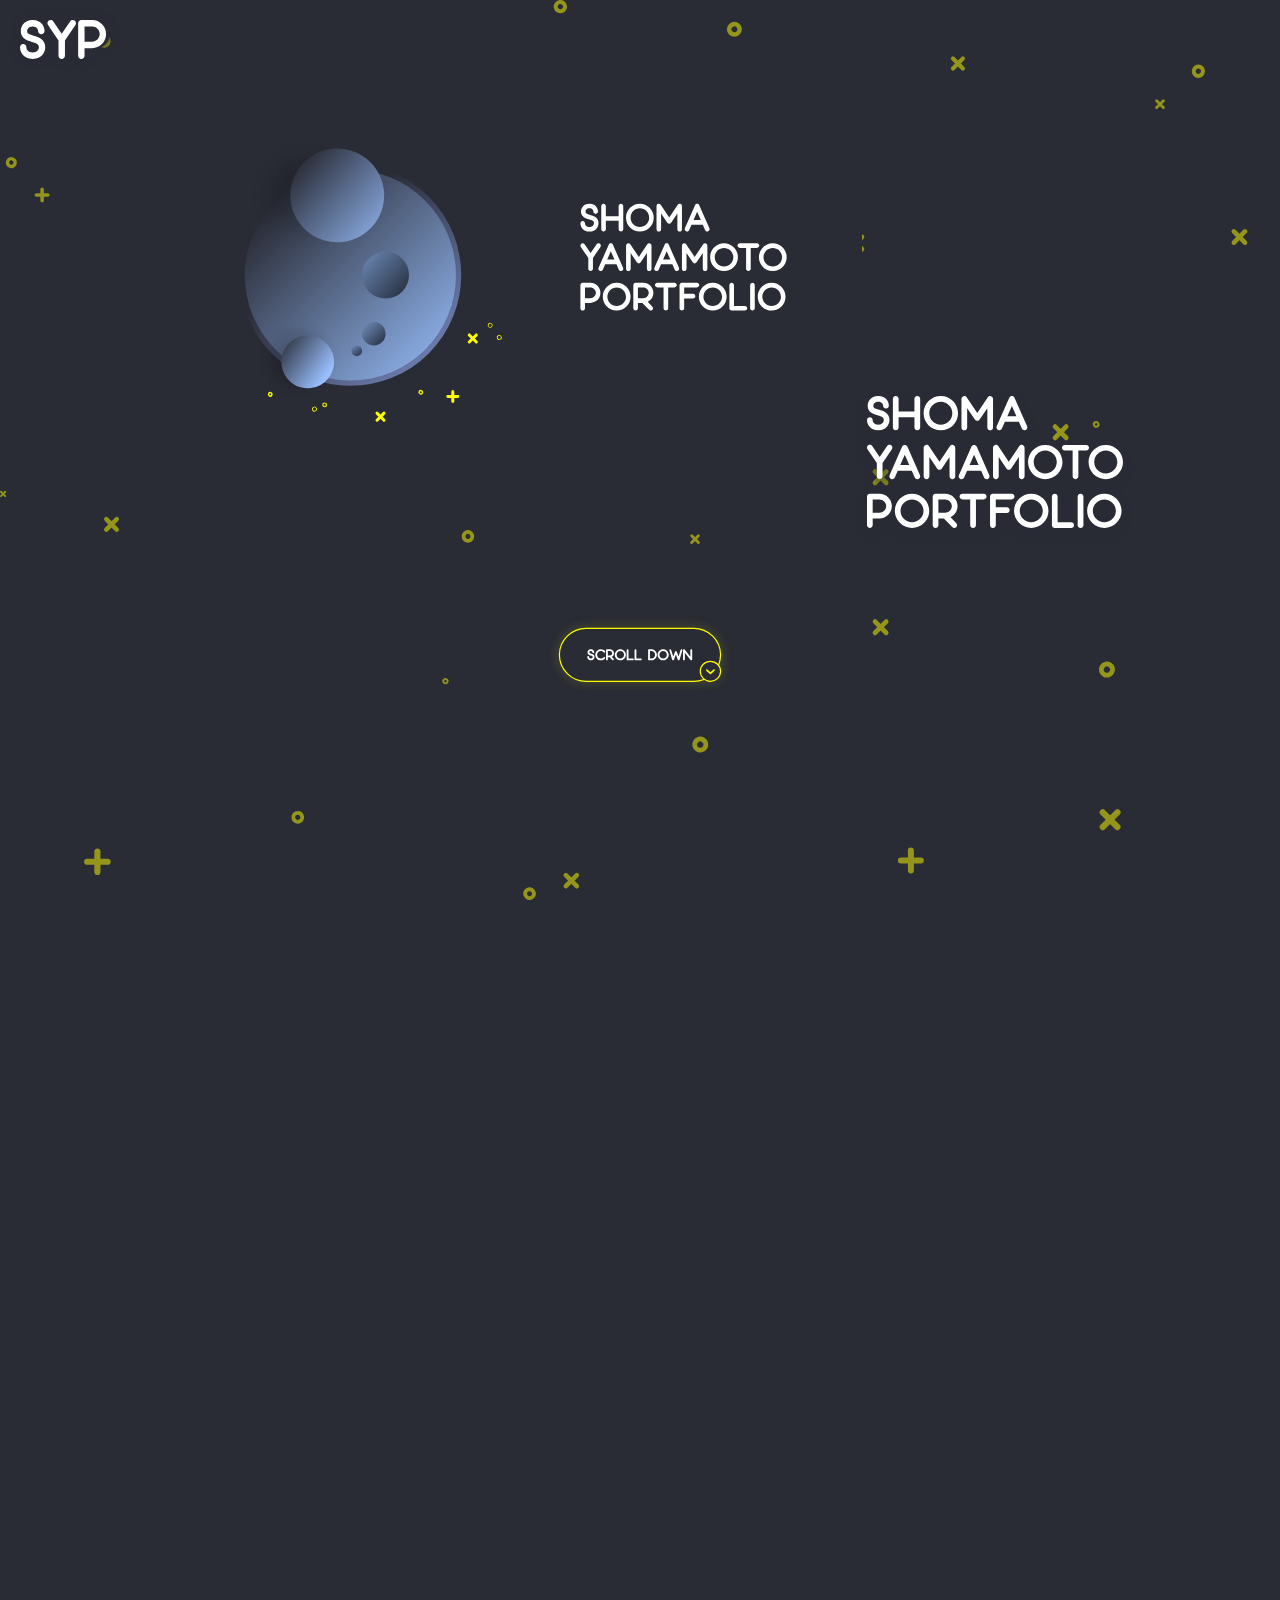
<file: index.html>
<!DOCTYPE html>
<html lang="ja">
<head>
  <!-- Global site tag (gtag.js) - Google Analytics -->
  <script async src="https://www.googletagmanager.com/gtag/js?id=UA-142996184-1"></script>
  <script>
    window.dataLayer = window.dataLayer || [];
    function gtag(){dataLayer.push(arguments);}
    gtag('js', new Date());

    gtag('config', 'UA-142996184-1');
  </script>

  <meta name="twitter:card" content="summary_large_image">
  <meta name="twitter:site" content="@mt_book10" />
  <meta property="og:url" content="https://fizzee.github.io/535950/" />
  <meta property="og:title" content="Shoma Yamamoto Portfolio" />
  <meta property="og:image" content="https://fizzee.github.io/535950/img/twittercard.png" />

  <link rel="stylesheet" type="text/css" href="css/style.css">
  <link href="https://fonts.googleapis.com/css?family=Comfortaa" rel="stylesheet">
  <link href="https://fonts.googleapis.com/css?family=M+PLUS+Rounded+1c:500&display=swap" rel="stylesheet"> 
  <link href="https://fonts.googleapis.com/css?family=Comfortaa:600&display=swap" rel="stylesheet">
  <link rel="stylesheet" href="https://use.fontawesome.com/releases/v5.5.0/css/all.css" integrity="sha384-B4dIYHKNBt8Bc12p+WXckhzcICo0wtJAoU8YZTY5qE0Id1GSseTk6S+L3BlXeVIU" crossorigin="anonymous">
  <meta charset="utf-8">
  <meta name="viewport" content="width=device-width,initial-scale=1">
  <link href="https://unpkg.com/aos@2.3.1/dist/aos.css" rel="stylesheet">
  <link rel="stylesheet" href="css/fullpage.min.css">
  <link rel="shortcut icon" type="image/x-icon" href="https://fizzee.github.io/535950/img/favicon.png">
  <title>Shoma Yamamoto Portfolio</title>
<body>


  <a href="index.html"><div><img src="img/SYP.svg" class="floating"></div></a>
  <div id="fullpage">
    <div class="section">
      <div id="planet"> <img src="img/planet0.svg" class="img0"> <img src="img/SYPL.svg" class="sypl"> </div>
      <div class="scroll_buttom" data-page="2"> <img src="img/SB.svg" class="SB"></div>
    </div>
    <!--/#section1-->


    <div class="section">
      <div id="white-background">
        <div id="works_mom"><a href = "works.html"><img src="img/WORKS.svg" class="works"></a></div>
      </div>
    </div>
    <!--/#section2-->

    <div class="section">
      <div id="white-background">
        <div id="aboutme_mom"><a href = "aboutme.html"><img src="img/ABOUTME.svg" class="aboutme"></a></div>
      </div>
    </div>

    <div class="section">

<div id="contactme_mom"><a href = "https://tayori.com/form/c89b76659560358234ce7260791f5c3ed53e412e"><img src="img/contactme.svg" class="contactme"></a></div>

    </div>


  </div>
  <!--/#pagepiling-->
  <!-- js -->
  <script src="https://unpkg.com/aos@2.3.1/dist/aos.js"></script>
  <script>
    AOS.init();
  </script>
  <script src="//ajax.googleapis.com/ajax/libs/jquery/3.3.1/jquery.min.js"></script>
  <script src="js/easings.min.js"></script>
  <script src="js/scrolloverflow.min.js"></script>
  <script src="js/fullpage.min.js"></script>
  <script>
    $(function(){
      $('#fullpage').fullpage({

      scrollingSpeed: 700, //スクロールのスピード
      autoScrolling: true, //スクロールした際に自動で次の要素を表示
      fitToSection: true, //要素を自動で画面に合わせて調整
      fitToSectionDelay: 800, //自動で画面に合わせる際のスピード
      scrollBar: false, //ブラウザのスクロールバーの表示
      css3:false,

    });
    });

    const $btn = $('.scroll_buttom');

//ページ送りボタン
    $btn.on('click',(e)=>{
    e.preventDefault();
    let movePage = $(e.currentTarget).data('page'); //data要素の番号を取り出す
    $.fn.fullpage.moveTo(movePage); //Pageを動かすメソッドにより出した番号をつける
  });
  </script>
</body>
</html>
</file>
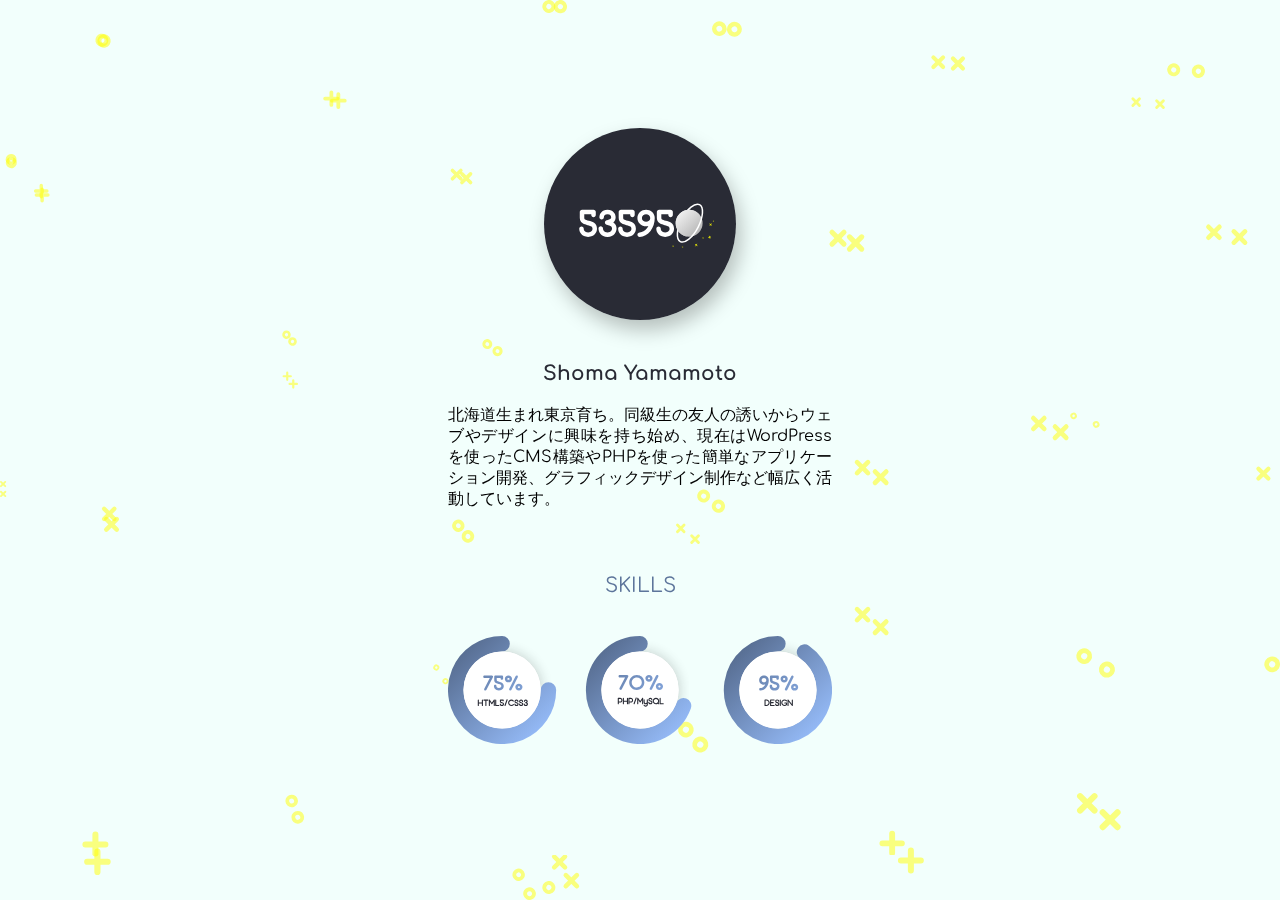
<file: aboutme.html>
<!DOCTYPE html>
<html lang="ja">
<head>
  <!-- Global site tag (gtag.js) - Google Analytics -->
  <script async src="https://www.googletagmanager.com/gtag/js?id=UA-142996184-1"></script>
  <script>
    window.dataLayer = window.dataLayer || [];
    function gtag(){dataLayer.push(arguments);}
    gtag('js', new Date());

    gtag('config', 'UA-142996184-1');
  </script>

  <meta name="twitter:card" content="summary_large_image">
  <meta name="twitter:site" content="@mt_book10" />
  <meta property="og:url" content="https://fizzee.github.io/535950" />
  <meta property="og:title" content="Shoma Yamamoto Portfolio" />
  <meta property="og:image" content="https://fizzee.github.io/535950/img/twittercard.png" />

  <link rel="stylesheet" type="text/css" href="css/aboutme.css">
  <link rel="stylesheet" type="text/css" href="css/style.css">
  <link rel="stylesheet" type="text/css" href="css/works.css">
  <link href="https://fonts.googleapis.com/css?family=Comfortaa" rel="stylesheet">
  <link href="https://fonts.googleapis.com/css?family=M+PLUS+Rounded+1c" rel="stylesheet">
  <link href="https://fonts.googleapis.com/css?family=Comfortaa:600&display=swap" rel="stylesheet">
  <link rel="stylesheet" href="https://use.fontawesome.com/releases/v5.5.0/css/all.css" integrity="sha384-B4dIYHKNBt8Bc12p+WXckhzcICo0wtJAoU8YZTY5qE0Id1GSseTk6S+L3BlXeVIU" crossorigin="anonymous">
  <meta charset="utf-8">
  <meta name="viewport" content="width=device-width,initial-scale=1">
  <link href="https://unpkg.com/aos@2.3.1/dist/aos.css" rel="stylesheet">
  <link rel="stylesheet" href="css/fullpage.min.css">
  <link rel="shortcut icon" type="image/x-icon" href="https://fizzee.github.io/535950/img/favicon.png">
  <title>Shoma Yamamoto Portfolio</title>
</head>

<body>

<a href="index.html" class = "back"><i class="fas fa-arrow-left floating"></i></a>

<img src="img/mylogo.svg" class="mylogo">

<p class = "name">Shoma Yamamoto</p>

<p class = "description">
北海道生まれ東京育ち。同級生の友人の誘いからウェブやデザインに興味を持ち始め、現在はWordPressを使ったCMS構築やPHPを使った簡単なアプリケーション開発、グラフィックデザイン制作など幅広く活動しています。
</p>

<p class = "s-title"><i class="fas fa-bolt"></i>  SKILLS  <i class="fas fa-bolt"></i></p>

<img src="img/skills.svg" class="skills">

</body>
</file>
<file: css/style.css>
:root {
  --txt-shdw: 0px 2px 1.5px #292b35;
}

/*============================================*/

html {
  background-color: #292b35;
  font-family: 'Comfortaa', cursive;
  /*Google Fonts*/
}

body {
  margin: 0;
}

body:before{
  content:"";
  display:block;
  position:fixed;
  top:0;
  left:0;
  z-index:-1;
  width:100%;
  height:100vh;
  background-image: url("../img/backi.svg") !important;
  background-size:cover;
  background-repeat: no-repeat;
}

.icons {
  color: black;
}

.type {
  font-size: 10px;
}

#planet {
  position: relative;
  text-align: center;
}

.floating {
  z-index: 100;
  filter: drop-shadow( 0px 0px 4px #292b35);
}

#white-background {
  background-color: white;
  height: 100%;
  text-align: center;
}

@media screen and (max-width: 480px) {
  .floating {
    width: 80px;
    top: 10px;
    left: 10px;
    position: fixed;
    z-index: 100;
  }
  .img0 {
    position: relative;
    width: 85%;
    margin-top: -70%;
    margin-left: -20%;
    box-sizing: border-box;
    z-index: 1;
  }
  .sypl {
    position: relative;
    width: 50%;
    margin-top: 15%;
    z-index: 2;
    filter: drop-shadow( 0px 5px 5px #292b35);
  }
  #skills {
    position: relative;
    text-align: center;
    height: 100%;
    background-color: #292b35;
  }
  .skills {
    position: relative;
    margin-top: 10%;
    margin-bottom: 10%;
    width: 70%;
  }
  .scroll_buttom {
    position: relative;
    text-align: center;
    top: 8%;
  }
  .SB {
    width: 50%;
  }

  .works , .aboutme , .contactme{
  position: absolute;
  top: 0;
  bottom: 0;
  left: 0;
  right: 0;
  margin: auto;
  max-width: 100%;
  max-height: 100%;
  width: 80%;
  }
}

@media screen and (min-width: 481px) and (max-width: 1024px) {
  .floating {
    width: 70px;
    top: 20px;
    left: 20px;
    position: fixed;
    z-index: 100;
  }
  .img0 {
    position: relative;
    width: 65%;
    margin-top: -50%;
    z-index: 1;
  }
  .sypl {
    position: relative;
    width: 35%;
    margin-top: 10%;
    z-index: 2;
    filter: drop-shadow( 0px 5px 5px #292b35);
  }
  #skills {
    position: relative;
    text-align: center;
    height: 100%;
    background-color: #292b35;
  }
  .skills {
    position: relative;
    margin-top: 10%;
    width: 60%;
    margin-bottom: 10%;
  }
  .scroll_buttom {
    position: relative;
    text-align: center;
    top: 8%;
  }
  .SB {
    width: 35%;
  }

  .works , .aboutme , .contactme{
  width: 70%;
  position: absolute;
  top: 0;
  bottom: 0;
  left: 0;
  right: 0;
  margin: auto;
  max-width: 100%;
  max-height: 100%;
  }
}

@media screen and (min-width: 1025px) {
  .floating {
    width: 90px;
    top: 20px;
    left: 20px;
    position: fixed;
    z-index: 100;
  }
  .img0 {
    position: relative;
    display: inline-block;
    margin-top: -40%;
    width: 55%;
    z-index: 1;
  }
  .sypl {
    position: relative;
    width: 20%;
    margin-top: 10%;
    z-index: 2;
    filter: drop-shadow( 0px 5px 5px #292b35);
  }
  #skills {
    position: relative;
    text-align: center;
    height: 100%;
    background-color: #292b35;
  }
  .skills {
    position: relative;
    margin-top: 3%;
    width: 30%;
    margin-bottom: 10%;
  }
  .scroll_buttom {
    position: relative;
    text-align: center;
    top: 8%;
  }
  .SB {
    width: 15%;
  }

  .works , .aboutme ,  .contactme{
  position: absolute;
  top: 0;
  bottom: 0;
  left: 0;
  right: 0;
  margin: auto;
  max-width: 100%;
  max-height: 100%;
  width: 35%;
  }
}
</file>
<file: css/aboutme.css>
html{
  background-color: #F2FFFC !important;
}

body{
  text-align: center;
}



@media screen and (max-width: 480px) {
  
  .mylogo{
  width: 35%;
  margin-top: 20%;
  border-radius: 50%;
  box-shadow: 5px 10px 20px rgba(0,0,0,0.25);
}
  
      .name{
    margin-top: 5%;
    font-size: 15px;
        font-weight: 1000;
    color: #292b35;
  }
  
  .description{
    width: 70%;
    margin: 0 auto;
    text-align: justify;
  }
  
  .s-title{
  font-size: 20px;
  margin-top: 10%;
  margin-bottom: -5%;
  /* Permalink - use to edit and share this gradient: https://colorzilla.com/gradient-editor/#5d759b+0,7db9e8+99,7db9e8+99,92b7f3+99,7db9e8+100 */
  color: #5d759b; /* Old browsers */
  color: -moz-linear-gradient(-45deg, #5d759b 0%, #7db9e8 99%, #7db9e8 99%, #92b7f3 99%, #7db9e8 100%); /* FF3.6-15 */
  color: -webkit-linear-gradient(-45deg, #5d759b 0%,#7db9e8 99%,#7db9e8 99%,#92b7f3 99%,#7db9e8 100%); /* Chrome10-25,Safari5.1-6 */
  color: linear-gradient(135deg, #5d759b 0%,#7db9e8 99%,#7db9e8 99%,#92b7f3 99%,#7db9e8 100%); /* W3C, IE10+, FF16+, Chrome26+, Opera12+, Safari7+ */
}
  

}

@media screen and (min-width: 481px) and (max-width: 1024px) {
  
  .mylogo{
  width: 30%;
  margin-top: 20%;
  border-radius: 50%;
  box-shadow: 5px 10px 20px rgba(0,0,0,0.25);
}

    .name{
    margin-top: 5%;
    font-size: 20px;
    font-weight: 1000;
    color: #292b35;
  }
  
    .description{
    width: 60%;
    margin: 0 auto;
    text-align: justify;
  }
  
  .s-title{
  font-size: 20px;
  margin-top: 10%;
  margin-bottom: -5%;
  /* Permalink - use to edit and share this gradient: https://colorzilla.com/gradient-editor/#5d759b+0,7db9e8+99,7db9e8+99,92b7f3+99,7db9e8+100 */
  color: #5d759b; /* Old browsers */
  color: -moz-linear-gradient(-45deg, #5d759b 0%, #7db9e8 99%, #7db9e8 99%, #92b7f3 99%, #7db9e8 100%); /* FF3.6-15 */
  color: -webkit-linear-gradient(-45deg, #5d759b 0%,#7db9e8 99%,#7db9e8 99%,#92b7f3 99%,#7db9e8 100%); /* Chrome10-25,Safari5.1-6 */
  color: linear-gradient(135deg, #5d759b 0%,#7db9e8 99%,#7db9e8 99%,#92b7f3 99%,#7db9e8 100%); /* W3C, IE10+, FF16+, Chrome26+, Opera12+, Safari7+ */
}
  
}

@media screen and (min-width: 1025px) {

  .mylogo{
  width: 15%;
  margin-top: 10%;
  border-radius: 50%;
  box-shadow: 5px 10px 20px rgba(0,0,0,0.25);
}
  
  .name{
    margin-top: 3%;
    font-size: 20px;
    font-weight: 1000;
    color: #292b35;
  }
  
    .description{
    width: 30%;
    margin: 0 auto;
    text-align: justify;
  }
  
  .s-title{
  font-size: 20px;
  margin-top: 5%;
  margin-bottom: 0%;
  /* Permalink - use to edit and share this gradient: https://colorzilla.com/gradient-editor/#5d759b+0,7db9e8+99,7db9e8+99,92b7f3+99,7db9e8+100 */
  color: #5d759b; /* Old browsers */
  color: -moz-linear-gradient(-45deg, #5d759b 0%, #7db9e8 99%, #7db9e8 99%, #92b7f3 99%, #7db9e8 100%); /* FF3.6-15 */
  color: -webkit-linear-gradient(-45deg, #5d759b 0%,#7db9e8 99%,#7db9e8 99%,#92b7f3 99%,#7db9e8 100%); /* Chrome10-25,Safari5.1-6 */
  color: linear-gradient(135deg, #5d759b 0%,#7db9e8 99%,#7db9e8 99%,#92b7f3 99%,#7db9e8 100%); /* W3C, IE10+, FF16+, Chrome26+, Opera12+, Safari7+ */
}
  
}
</file>
<file: css/works.css>
html{
  text-align: center;
  background-image: url("../img/backi.svg") !important;
  background-attachment: fixed;
  background-size: 100%;
}



.img{
  width: 80%;
  margin-top: 10%;
  box-shadow: 5px 10px 20px rgba(0,0,0,0.25);
}

.img-l{
  margin-bottom: 10%;
}

.back{
    color: white;
}

@media screen and (max-width: 480px) {
  .floating {
    width: 80px;
    margin-top: 15px;
    margin-left: -15px;
    position: fixed;
    z-index: 100;
  }

  .w-title{
  text-align: center;
  font-size: 150%;
  font-weight: 1000;
  margin-top: 20%;
  color: white;
  filter: drop-shadow( 0px 5px 10px #101010);
}

}

@media screen and (min-width: 481px) and (max-width: 1024px) {
  .floating {
    width: 70px;
    margin-top: 15px;
    margin-left: -15px;
    position: fixed;
    z-index: 100;
  }

  .img{
  width: 50%;
  margin-top: 10%;
  box-shadow: 5px 10px 20px rgba(0,0,0,0.25);
}

  .w-title{
  text-align: center;
  font-size: 150%;
  font-weight: 1000;
  margin-top: 25%;
  color: white;
  filter: drop-shadow( 0px 5px 10px #101010);
}

}

@media screen and (min-width: 1025px) {
  .floating {
    width: 90px;
    margin-top: 15px;
    margin-left: -15px;
    position: fixed;
    z-index: 100;
  }

  .img{
  display: block;
  margin: 0 auto;
  width: 30%;
  margin-top: 5%;
  margin-bottom: 5%;
  box-shadow: 5px 10px 20px rgba(0,0,0,0.25);
}

  .w-title{
  text-align: center;
  font-size: 200%;
  font-weight: 1000;
  margin-top: 10%;
  color: white;
  filter: drop-shadow( 0px 5px 10px #101010);
}

}
</file>
